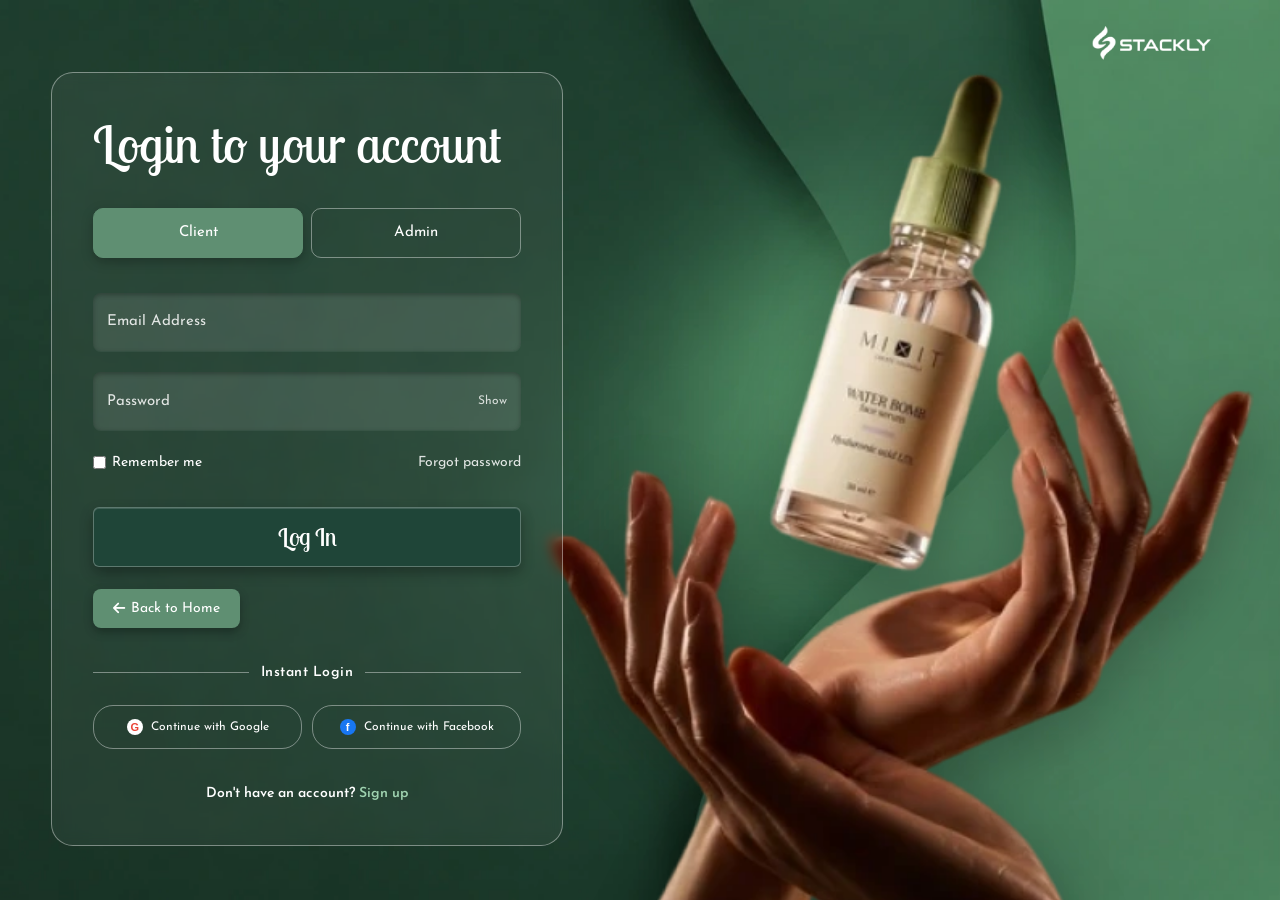
<file: login.html>
<!doctype html>
<html lang="en">
<head>
<meta charset="utf-8">
<meta name="viewport" content="width=device-width,initial-scale=1,viewport-fit=cover">
<link rel="preconnect" href="https://fonts.googleapis.com">
<link rel="preconnect" href="https://fonts.gstatic.com" crossorigin>
<link href="https://fonts.googleapis.com/css2?family=Josefin+Sans:wght@300;400;600;700&family=Lobster+Two:wght@400;700&display=swap" rel="stylesheet">
<link rel="stylesheet" href="https://cdnjs.cloudflare.com/ajax/libs/font-awesome/6.5.1/css/all.min.css">
<link rel="stylesheet" href="app.css">
<link rel="stylesheet" href="auth.css">
<title>Login · Stackly Skincare Clinic</title>
</head>
<body class="a-login">
<main class="au-stage">
  <a class="au-brand" href="index.html" aria-label="Stackly - back to home"><img src="Assests/logo.webp" alt="Stackly" width="352" height="92"></a>
  <img class="au-hands" src="Assests/login-hands.webp" alt="">

  <form class="au-card" id="authForm" data-mode="login" novalidate>
    <h1>Login to your account</h1>
    <div class="au-roles" role="radiogroup" aria-label="Sign in as">
        <label><input type="radio" name="role" value="user" checked><span>Client</span></label>
        <label><input type="radio" name="role" value="admin"><span>Admin</span></label>
      </div>

    <div class="au-grp">
      <div class="au-fld"><input type="email" name="email" placeholder="Email Address" aria-label="Email address" autocomplete="email"></div>
      <div class="au-fld"><input type="password" name="pwd" placeholder="Password" aria-label="Password" autocomplete="current-password"><button type="button" class="au-eye">Show</button></div>
      <div class="au-row">
        <label><input type="checkbox" name="remember"> Remember me</label>
        <a href="404.html" id="forgot">Forgot password</a>
      </div>
    </div>

    <div class="au-grp">
      <p class="au-msg" id="msg" role="status" aria-live="polite"></p>
      <button class="au-btn" type="submit">Log In</button>
      <a class="au-back" href="index.html"><i class="fa-solid fa-arrow-left" aria-hidden="true"></i> Back to Home</a>
    </div>

    <div class="au-grp">
      <div class="au-or">Instant Login</div>
      <div class="au-social">
        <button type="button" class="au-soc" data-soc="Google" onclick="window.location.href='404.html'"><i>G</i>Continue with Google</button>
<button type="button" class="au-soc fb" data-soc="Facebook" onclick="window.location.href='404.html'"><i>f</i>Continue with Facebook</button>
</div>
    </div>

    <p class="au-alt">Don't have an account? <a href="signup.html">Sign up</a></p>
  </form>
</main>
<script src="auth.js"></script>
<script src="site-fx.js"></script>
</body>
</html>
</file>
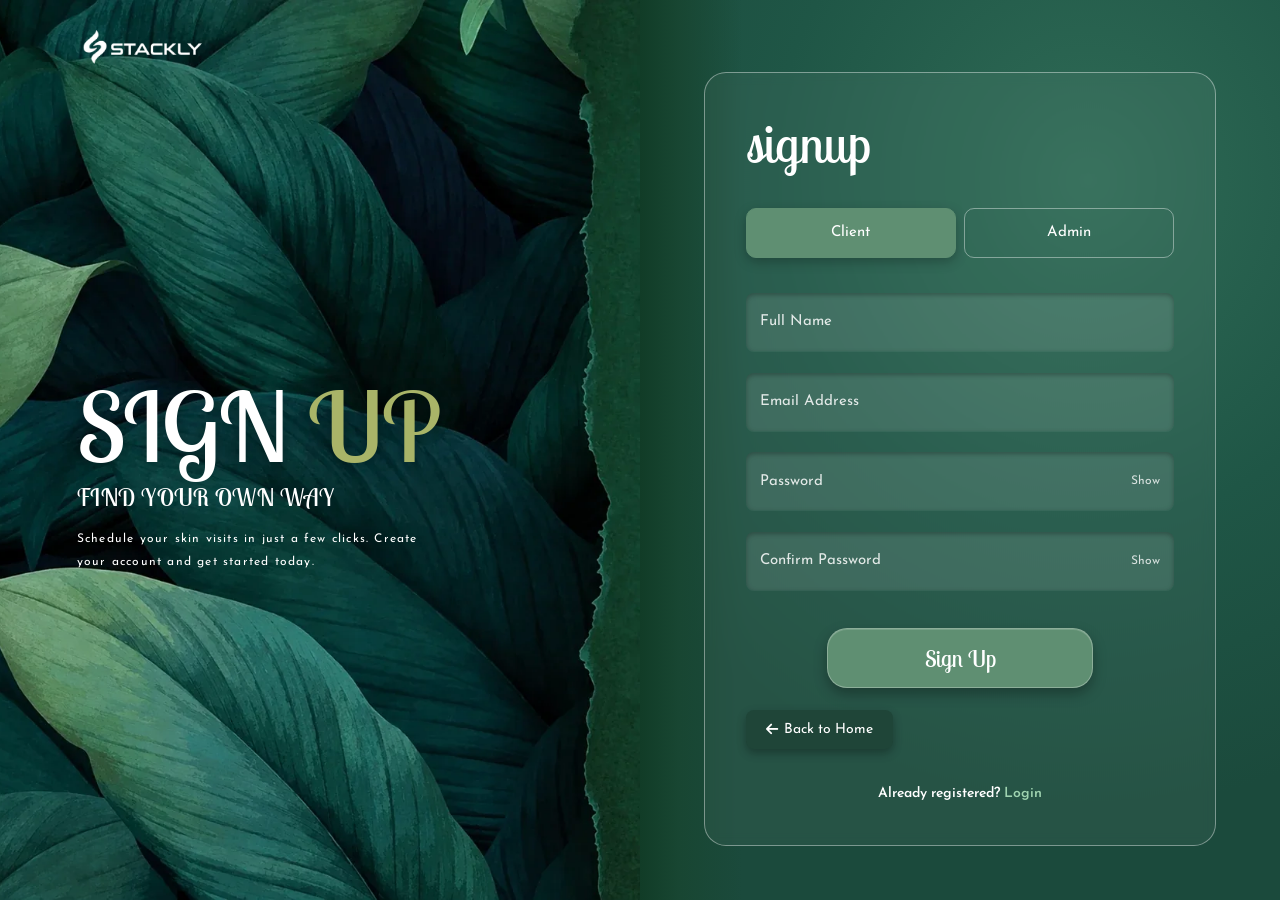
<file: signup.html>
<!doctype html>
<html lang="en">
<head>
<meta charset="utf-8">
<meta name="viewport" content="width=device-width,initial-scale=1,viewport-fit=cover">
<link rel="preconnect" href="https://fonts.googleapis.com">
<link rel="preconnect" href="https://fonts.gstatic.com" crossorigin>
<link href="https://fonts.googleapis.com/css2?family=Josefin+Sans:wght@300;400;600;700&family=Lobster+Two:wght@400;700&display=swap" rel="stylesheet">
<link rel="stylesheet" href="https://cdnjs.cloudflare.com/ajax/libs/font-awesome/6.5.1/css/all.min.css">
<link rel="stylesheet" href="app.css">
<link rel="stylesheet" href="auth.css">
<title>Sign up · Stackly Skincare Clinic</title>
</head>
<body class="a-signup">
<main class="au-stage">
  <section class="au-hero">
    <a class="au-brand" href="index.html" aria-label="Stackly - back to home"><img src="Assests/logo.webp" alt="Stackly" width="352" height="92"></a>
    <h2>SIGN <span>UP</span></h2>
    <h3>FIND YOUR OWN WAY</h3>
    <p>Schedule your skin visits in just a few clicks. Create your account and get started today.</p>
  </section>

  <div class="au-side">
    <form class="au-card" id="authForm" data-mode="signup" novalidate>
      <h1>signup</h1>
      <div class="au-roles" role="radiogroup" aria-label="Create account as">
        <label><input type="radio" name="role" value="user" checked><span>Client</span></label>
        <label><input type="radio" name="role" value="admin"><span>Admin</span></label>
      </div>
      <div class="au-grp">
      <div class="au-fld"><input type="text" name="name" placeholder="Full Name" aria-label="Full name" autocomplete="name"></div>
      <div class="au-fld"><input type="email" name="email" placeholder="Email Address" aria-label="Email address" autocomplete="email"></div>
      <div class="au-fld"><input type="password" name="pwd" placeholder="Password" aria-label="Password" autocomplete="new-password"><button type="button" class="au-eye">Show</button></div>
      <div class="au-fld"><input type="password" name="pwd2" placeholder="Confirm Password" aria-label="Confirm password" autocomplete="new-password"><button type="button" class="au-eye">Show</button></div>
      </div>

      <div class="au-grp">
      <p class="au-msg" id="msg" role="status" aria-live="polite"></p>
      <button class="au-btn" type="submit">Sign Up</button>
      <a class="au-back" href="index.html"><i class="fa-solid fa-arrow-left" aria-hidden="true"></i> Back to Home</a>
      </div>
      <p class="au-alt">Already registered? <a href="login.html">Login</a></p>
    </form>
  </div>
</main>
<script src="auth.js"></script>
<script src="site-fx.js"></script>
</body>
</html>
</file>
<file: app.css>
:root{--g:#1f3d33;--g2:#2f5a4a;--p:#f2b99a;--ps:#fbe9de;--m:#e9eeea;--ink:#16261f;--mu:#6b7a72;--w:#fff;--ln:rgba(31,61,51,.12);--r:22px;--e:cubic-bezier(.22,1,.36,1)}
*{box-sizing:border-box;margin:0;padding:0}html{-webkit-text-size-adjust:100%}
body{font-family:"Josefin Sans","Segoe UI",system-ui,sans-serif;color:var(--ink);background:var(--m);min-height:100vh;overflow-x:hidden;line-height:1.5}
a{color:inherit;text-decoration:none}button,input,select,textarea{font:inherit;color:inherit}button{cursor:pointer;border:0;background:none}
img{max-width:100%;display:block}h1,h2,h3{font-family:"Lobster Two",Georgia,serif;font-weight:400;line-height:1.1}
@keyframes up{from{opacity:0;transform:translateY(24px)}to{opacity:1;transform:none}}
@keyframes fl{to{transform:translate(40px,-30px) scale(1.2)}}
@keyframes sp{to{transform:rotate(360deg)}}
@keyframes grow{from{transform:scaleY(0)}to{transform:scaleY(1)}}
@keyframes pop{0%{transform:scale(.8);opacity:0}100%{transform:none;opacity:1}}
.a{opacity:0;animation:up .8s var(--e) forwards;animation-delay:calc(var(--i,0)*80ms)}
.blob{position:absolute;border-radius:50%;filter:blur(60px);animation:fl 12s ease-in-out infinite alternate;pointer-events:none}
.btn{display:inline-flex;align-items:center;justify-content:center;gap:8px;padding:13px 26px;border-radius:999px;background:var(--g);color:#fff;font-weight:600;letter-spacing:.04em;transition:transform .35s var(--e),box-shadow .35s,background .3s}
.btn:hover{transform:translateY(-3px);box-shadow:0 14px 28px -12px var(--g);background:var(--g2)}
.btn--p{background:var(--p);color:var(--g)}.btn--g{background:transparent;border:1px solid var(--ln);color:var(--g)}
.chip{display:inline-block;padding:3px 12px;border-radius:999px;font-size:.72rem;font-weight:600;letter-spacing:.06em;background:var(--ps);color:#a9552b}
.chip.ok{background:#dcefe5;color:#1f6b45}.chip.wait{background:#fdf0c9;color:#8a6a00}
/* ---------- auth ---------- */
.auth{min-height:100vh;display:grid;grid-template-columns:1.05fr 1fr}
.auth__side{position:relative;overflow:hidden;background:linear-gradient(150deg,var(--g),#143026);color:#fff;padding:clamp(28px,5vw,64px);display:flex;flex-direction:column;justify-content:space-between;gap:28px}
.auth__side h1{font-size:clamp(2.4rem,5vw,4.2rem)}.auth__side h1 em{color:var(--p);font-style:normal}
.auth__side p{opacity:.8;max-width:420px}
.auth__side img{width:130px}
.auth__tags{display:flex;flex-wrap:wrap;gap:10px;position:relative;z-index:1}.auth__tags span{padding:8px 16px;border:1px solid rgba(255,255,255,.25);border-radius:999px;font-size:.8rem;backdrop-filter:blur(6px);animation:pop .8s var(--e) backwards}
.auth__side>*{position:relative;z-index:1}
.auth__main{display:grid;place-items:center;padding:clamp(20px,4vw,48px);position:relative;overflow:hidden}
.back{position:absolute;top:20px;left:20px;display:inline-flex;gap:8px;align-items:center;padding:10px 18px;border-radius:999px;border:1px solid var(--ln);background:rgba(255,255,255,.7);backdrop-filter:blur(6px);font-size:.85rem;font-weight:600;transition:.35s var(--e);z-index:3}
.back:hover{transform:translateX(-4px);background:var(--p)}
.card{width:min(100%,440px);background:rgba(255,255,255,.8);backdrop-filter:blur(14px);border:1px solid var(--ln);border-radius:30px;padding:clamp(24px,4vw,40px);box-shadow:0 40px 80px -50px var(--g);position:relative;z-index:1;margin-top:40px}
.card h2{font-size:2.3rem;color:var(--g)}.card .sub{color:var(--mu);margin:6px 0 22px}
.seg{display:grid;grid-template-columns:1fr 1fr;gap:6px;padding:5px;background:var(--m);border-radius:999px;margin-bottom:16px}
.seg label{text-align:center;padding:10px;border-radius:999px;cursor:pointer;font-weight:600;font-size:.9rem;transition:.35s var(--e)}
.seg input{display:none}.seg input:checked+span{background:var(--g);color:#fff}.seg span{display:block;padding:10px;border-radius:999px;transition:.35s var(--e)}
.fld{position:relative;margin-bottom:14px}
.fld input,.fld select,.fld textarea{width:100%;padding:20px 16px 8px;border-radius:16px;border:1px solid var(--ln);background:#fff;outline:none;transition:border .3s,box-shadow .3s}
.fld input:focus,.fld select:focus,.fld textarea:focus{border-color:var(--p);box-shadow:0 0 0 4px rgba(242,185,154,.3)}
.fld label{position:absolute;left:16px;top:15px;color:var(--mu);font-size:.95rem;pointer-events:none;transition:.3s var(--e);transform-origin:left}
.fld input:focus+label,.fld input:not(:placeholder-shown)+label,.fld select+label,.fld textarea:focus+label,.fld textarea:not(:placeholder-shown)+label{transform:translateY(-10px) scale(.78);color:var(--g2)}
.eye{position:absolute;right:12px;top:14px;color:var(--mu);font-size:.8rem}
.msg{min-height:22px;font-size:.88rem;margin:4px 0 10px;color:#b3412a}.msg.ok{color:#1f6b45}
.auth .btn{width:100%}.alt{text-align:center;margin-top:18px;color:var(--mu);font-size:.92rem}.alt a{color:var(--g);font-weight:700;border-bottom:1px solid var(--p)}
.hint{margin-top:14px;padding:10px 14px;border-radius:14px;background:var(--ps);font-size:.8rem;color:#8a4a2a}
@media(max-width:860px){.auth{grid-template-columns:1fr}.auth__side{padding:80px 24px 28px}.auth__side p,.auth__tags{display:none}.auth__side h1{font-size:2.2rem}.auth__side img{display:none}.back{background:var(--w)}.card{margin-top:0}}
/* ---------- dashboard ---------- */
.shell{display:grid;grid-template-columns:268px minmax(0,1fr);min-height:100vh}
.side{position:sticky;top:0;height:100vh;background:linear-gradient(170deg,var(--g),#143026);color:#fff;padding:22px 16px;display:flex;flex-direction:column;gap:18px;overflow:hidden;z-index:60;transition:transform .5s var(--e)}
.side .logo{display:flex;align-items:center;gap:10px;padding:4px 10px}.side .logo img{width:120px}
.side .role{margin:0 10px;padding:6px 14px;border-radius:999px;background:rgba(255,255,255,.1);font-size:.72rem;letter-spacing:.14em;text-transform:uppercase;width:max-content;color:var(--p)}
.nav{display:grid;gap:4px;overflow-y:auto;flex:1}.nav button{display:flex;align-items:center;gap:12px;padding:12px 14px;border-radius:16px;color:rgba(255,255,255,.75);text-align:left;position:relative;transition:.35s var(--e)}
.nav button i{font-style:normal;width:22px;text-align:center}.nav button:hover{background:rgba(255,255,255,.08);color:#fff;transform:translateX(4px)}
.nav button.on{background:var(--p);color:var(--g);font-weight:700}.nav .bd{margin-left:auto;background:var(--p);color:var(--g);border-radius:999px;font-size:.7rem;padding:1px 8px;font-weight:700}.nav .on .bd{background:var(--g);color:#fff}
.side .out{padding:12px 14px;border-radius:16px;border:1px solid rgba(255,255,255,.2);color:#fff;text-align:left}.side .out:hover{background:rgba(255,255,255,.1)}
.main{min-width:0;padding:clamp(14px,3vw,34px);position:relative}
.top{display:flex;align-items:center;gap:14px;margin-bottom:24px;flex-wrap:wrap}
.burger{display:none;width:46px;height:46px;border-radius:50%;background:var(--g);flex-direction:column;align-items:center;justify-content:center;gap:5px;flex:none}
.burger b{width:20px;height:2px;background:#fff;border-radius:2px;transition:.4s var(--e)}
.burger.on b:nth-child(1){transform:translateY(7px) rotate(45deg)}.burger.on b:nth-child(2){opacity:0}.burger.on b:nth-child(3){transform:translateY(-7px) rotate(-45deg)}
.top h1{font-size:clamp(1.8rem,4vw,2.8rem);color:var(--g);flex:1;min-width:0}.top small{display:block;font-family:"Josefin Sans",sans-serif;font-size:.85rem;color:var(--mu)}
.me{display:flex;align-items:center;gap:10px;padding:6px 14px 6px 6px;border-radius:999px;background:var(--w);border:1px solid var(--ln)}
.av{width:38px;height:38px;border-radius:50%;background:var(--p);color:var(--g);display:grid;place-items:center;font-weight:700;flex:none}
.scrim{position:fixed;inset:0;background:rgba(10,25,20,.5);backdrop-filter:blur(3px);opacity:0;pointer-events:none;transition:.4s;z-index:50}
.grid{display:grid;gap:clamp(12px,2vw,20px);grid-template-columns:repeat(12,minmax(0,1fr))}
.box{background:var(--w);border:1px solid var(--ln);border-radius:var(--r);padding:clamp(16px,2.4vw,26px);min-width:0;transition:transform .5s var(--e),box-shadow .5s}
.box:hover{transform:translateY(-4px);box-shadow:0 26px 40px -30px var(--g)}.box h3{font-size:1.5rem;color:var(--g);margin-bottom:14px}
.c3{grid-column:span 3}.c4{grid-column:span 4}.c5{grid-column:span 5}.c6{grid-column:span 6}.c7{grid-column:span 7}.c8{grid-column:span 8}.c12{grid-column:span 12}
.stat{position:relative;overflow:hidden}.stat::after{content:"";position:absolute;right:-30px;top:-30px;width:110px;height:110px;border-radius:50%;background:var(--ps)}
.stat b{display:block;font-size:clamp(1.8rem,3vw,2.6rem);font-family:"Lobster Two",serif;color:var(--g);position:relative;z-index:1}.stat span{color:var(--mu);font-size:.85rem;position:relative;z-index:1}.stat em{position:relative;z-index:1;font-style:normal;color:#1f6b45;font-size:.8rem;font-weight:700;display:block}
.stat.dk{background:var(--g);color:#fff}.stat.dk b,.stat.dk span{color:#fff}.stat.dk::after{background:rgba(255,255,255,.08)}
.bars{display:flex;align-items:flex-end;gap:clamp(6px,1.4vw,14px);height:200px}.bars div{flex:1;display:grid;gap:6px;align-items:end;height:100%;text-align:center;font-size:.72rem;color:var(--mu)}
.bars i{display:block;border-radius:12px 12px 4px 4px;background:linear-gradient(var(--p),var(--g2));transform-origin:bottom;animation:grow 1s var(--e) backwards;animation-delay:calc(var(--i)*90ms)}
.donut{width:min(170px,100%);aspect-ratio:1;border-radius:50%;margin:auto;display:grid;place-items:center;position:relative}.donut::after{content:"";position:absolute;inset:22%;border-radius:50%;background:var(--w)}.donut b{position:relative;z-index:1;font-family:"Lobster Two";font-size:1.8rem;color:var(--g)}
.lg{display:flex;flex-wrap:wrap;gap:8px 16px;margin-top:14px;font-size:.8rem;color:var(--mu)}.lg i{display:inline-block;width:10px;height:10px;border-radius:50%;margin-right:6px}
.list{display:grid;gap:10px}.row{display:flex;align-items:center;gap:12px;padding:12px;border-radius:16px;background:var(--m);min-width:0;transition:.35s var(--e)}.row:hover{background:var(--ps);transform:translateX(4px)}
.row .t{flex:1;min-width:0}.row .t b,.row .t span{display:block;overflow:hidden;text-overflow:ellipsis;white-space:nowrap}.row .t span{font-size:.8rem;color:var(--mu)}
.tools{display:flex;gap:10px;flex-wrap:wrap;margin-bottom:16px}.tools input{flex:1;min-width:140px;padding:12px 18px;border-radius:999px;border:1px solid var(--ln);background:#fff;outline:none}
.tabs{display:flex;gap:6px;flex-wrap:wrap}.tabs button{padding:10px 18px;border-radius:999px;border:1px solid var(--ln);background:#fff;font-size:.85rem;font-weight:600;transition:.3s}.tabs button.on{background:var(--g);color:#fff}
.cards{display:grid;grid-template-columns:repeat(auto-fill,minmax(210px,1fr));gap:16px}.cards .box{text-align:center}.cards .av{width:64px;height:64px;margin:0 auto 10px;font-size:1.3rem}
.bar{height:8px;border-radius:8px;background:var(--m);overflow:hidden;margin-top:8px}.bar i{display:block;height:100%;border-radius:8px;background:linear-gradient(90deg,var(--p),var(--g2));animation:grow2 1.2s var(--e) backwards;transform-origin:left}
@keyframes grow2{from{transform:scaleX(0)}to{transform:none}}
.ring{width:150px;aspect-ratio:1;border-radius:50%;margin:auto;display:grid;place-items:center;position:relative;animation:pop 1s var(--e) backwards}.ring::after{content:"";position:absolute;inset:14px;border-radius:50%;background:var(--w)}.ring b{position:relative;z-index:1;font-family:"Lobster Two";font-size:2.4rem;color:var(--g)}
.chk{display:flex;gap:12px;align-items:center;padding:12px;border-radius:16px;background:var(--m);cursor:pointer;margin-bottom:8px;transition:.3s}.chk i{width:24px;height:24px;border-radius:50%;border:2px solid var(--g2);display:grid;place-items:center;font-style:normal;font-size:.8rem;transition:.3s;flex:none}.chk.on{background:#dcefe5}.chk.on i{background:var(--g2);color:#fff}.chk.on span{text-decoration:line-through;opacity:.6}
.tl{position:relative;padding-left:26px;display:grid;gap:16px}.tl::before{content:"";position:absolute;left:8px;top:6px;bottom:6px;width:2px;background:var(--ln)}.tl>div{position:relative}.tl>div::before{content:"";position:absolute;left:-24px;top:6px;width:12px;height:12px;border-radius:50%;background:var(--p);box-shadow:0 0 0 4px var(--ps)}
/* mail */
.mail{display:grid;grid-template-columns:minmax(260px,340px) minmax(0,1fr);gap:16px;min-height:520px}
.mail__l{display:grid;gap:8px;align-content:start;max-height:640px;overflow-y:auto;padding-right:4px}
.mi{display:flex;gap:12px;padding:14px;border-radius:18px;background:var(--m);text-align:left;width:100%;align-items:center;min-width:0;transition:.35s var(--e);animation:up .6s var(--e) backwards;animation-delay:calc(var(--i)*50ms)}
.mi:hover{transform:translateX(4px)}.mi.on{background:var(--ps);box-shadow:inset 3px 0 var(--p)}.mi.un b{color:var(--g)}.mi.un::after{content:"";width:9px;height:9px;border-radius:50%;background:var(--p);flex:none}
.mi .t{flex:1;min-width:0}.mi .t b,.mi .t span{display:block;overflow:hidden;text-overflow:ellipsis;white-space:nowrap}.mi .t span{font-size:.8rem;color:var(--mu)}
.mail__r{background:var(--m);border-radius:var(--r);padding:clamp(16px,2.4vw,28px);min-width:0;overflow-wrap:anywhere}.mail__r h3{margin:10px 0 4px}.mail__r p{margin-top:16px;color:#33433b}
.mail__b{display:flex;gap:8px;flex-wrap:wrap;margin-top:22px}.mail__b .btn{padding:10px 20px;font-size:.85rem}
.back2{display:none;margin-bottom:10px}
.compose{display:grid;gap:10px;margin-top:14px}.compose .fld{margin:0}.compose textarea{min-height:110px;resize:vertical}
.toast{position:fixed;bottom:22px;left:50%;transform:translate(-50%,30px);background:var(--g);color:#fff;padding:12px 22px;border-radius:999px;opacity:0;pointer-events:none;transition:.5s var(--e);z-index:100;max-width:92vw;text-align:center}.toast.on{opacity:1;transform:translate(-50%,0)}
.view{animation:up .7s var(--e)}.view>.a{animation-fill-mode:forwards}
@media(max-width:1100px){.c3{grid-column:span 6}.c4,.c5,.c7,.c8{grid-column:span 12}.c6{grid-column:span 12}}
@media(max-width:900px){.shell{grid-template-columns:minmax(0,1fr)}.side{position:fixed;left:0;top:0;width:min(290px,84vw);transform:translateX(-105%)}.side.on{transform:none}.scrim.on{opacity:1;pointer-events:auto}.burger{display:flex}.mail{grid-template-columns:minmax(0,1fr)}.mail.open>div:first-child{display:none}.mail:not(.open) .mail__r{display:none}.back2{display:inline-flex}.me span{display:none}.me{padding:6px}}
@media(max-width:560px){.c3{grid-column:span 12}.top h1{font-size:1.7rem}.bars{height:150px}}
@media(prefers-reduced-motion:reduce){*{animation:none!important;transition:none!important}.a{opacity:1}}

/* ===== auth v2 : floating split card, role cards ===== */
.auth2{min-height:100vh;display:grid;place-items:center;padding:clamp(78px,9vw,96px) clamp(14px,3vw,32px) 32px;position:relative;overflow-x:hidden;background:radial-gradient(90% 60% at 8% 0,#fbe9de,transparent 60%),radial-gradient(70% 60% at 100% 100%,#cfe0d6,transparent 60%),var(--m)}
.auth2 .back{position:fixed;top:18px;left:18px;background:#fff}
.shell2{width:min(100%,1000px);display:grid;grid-template-columns:minmax(0,.9fr) minmax(0,1.1fr);background:#fff;border-radius:34px;overflow:hidden;border:1px solid var(--ln);box-shadow:0 60px 100px -55px rgba(31,61,51,.6);position:relative;z-index:1;animation:up .9s var(--e)}
.visual{position:relative;background:var(--g);overflow:hidden;min-height:100%}
.visual img{position:absolute;inset:0;width:100%;height:100%;object-fit:cover;animation:kb 18s ease-in-out infinite alternate}
@keyframes kb{to{transform:scale(1.14)}}@keyframes bob{50%{transform:translateY(-10px)}}
.visual::after{content:"";position:absolute;inset:0;background:linear-gradient(180deg,rgba(20,48,38,.05) 30%,rgba(20,48,38,.85))}
.vchip{position:absolute;z-index:2;padding:9px 16px;border-radius:999px;background:rgba(255,255,255,.2);border:1px solid rgba(255,255,255,.35);backdrop-filter:blur(10px);color:#fff;font-size:.8rem;font-weight:600;animation:bob 5s ease-in-out infinite}
.vchip.c1{top:22px;left:20px}.vchip.c2{top:74px;right:18px;animation-delay:-2s}
.vq{position:absolute;z-index:2;left:26px;right:26px;bottom:26px;color:#fff}.vq h2{font-size:clamp(1.8rem,3vw,2.5rem)}.vq h2 em{color:var(--p);font-style:normal}.vq p{opacity:.8;font-size:.9rem;margin-top:8px}
.panel{padding:clamp(24px,4.5vw,52px);display:flex;flex-direction:column;justify-content:center;min-width:0}
.panel .lg{width:124px;margin-bottom:16px}.panel h1{font-size:clamp(2rem,4vw,2.7rem);color:var(--g)}.panel .sub{color:var(--mu);margin:4px 0 20px}
.lbl{font-size:.72rem;letter-spacing:.16em;text-transform:uppercase;color:var(--mu);margin-bottom:8px}
.roles{display:grid;grid-template-columns:1fr 1fr;gap:12px;margin-bottom:18px}
.rc{cursor:pointer;display:block}.rc input{position:absolute;opacity:0;pointer-events:none}
.rc span{display:grid;gap:2px;justify-items:start;padding:14px;border-radius:20px;border:1.5px solid var(--ln);background:#fff;position:relative;transition:.4s var(--e);height:100%}
.rc i{font-style:normal;width:38px;height:38px;border-radius:12px;background:var(--m);display:grid;place-items:center;margin-bottom:6px;transition:.4s var(--e)}
.rc b{color:var(--g)}.rc small{color:var(--mu);font-size:.76rem;line-height:1.3}
.rc:hover span{transform:translateY(-3px)}
.rc input:checked+span{border-color:var(--p);background:var(--ps);box-shadow:0 14px 26px -18px var(--g)}
.rc input:checked+span i{background:var(--p);transform:rotate(-8deg) scale(1.08)}
.rc input:checked+span::after{content:"✓";position:absolute;top:10px;right:12px;width:22px;height:22px;border-radius:50%;background:var(--g);color:#fff;font-size:.72rem;display:grid;place-items:center;animation:pop .4s var(--e)}
.rc input:focus-visible+span{outline:2px solid var(--g2);outline-offset:2px}
.two{display:grid;grid-template-columns:1fr 1fr;gap:12px}
.panel .btn{width:100%}
@media(max-width:820px){.shell2{grid-template-columns:minmax(0,1fr);border-radius:28px}.visual{height:150px;min-height:150px}.vq,.vchip.c2{display:none}.vchip.c1{top:50%;left:50%;transform:translate(-50%,-50%);animation:none;white-space:nowrap}}
@media(max-width:480px){.two{grid-template-columns:1fr;gap:0}.roles{gap:8px}.rc span{padding:12px}.panel .lg{width:110px}}
/* ===== dashboard v2 : hero, image cards, reviews, slider ===== */
.av{overflow:hidden}.av img{width:100%;height:100%;object-fit:cover}
.hero2{position:relative;display:flex;align-items:flex-end;min-height:240px;margin-bottom:clamp(12px,2vw,20px);border-radius:30px;overflow:hidden;background:var(--g);color:#fff}
.hero2>img{position:absolute;inset:0;width:100%;height:100%;object-fit:cover;object-position:center 30%;animation:kb 18s ease-in-out infinite alternate}
.hero2::after{content:"";position:absolute;inset:0;background:linear-gradient(90deg,rgba(20,48,38,.92),rgba(20,48,38,.4) 70%,transparent)}
.hero2>div{position:relative;z-index:1;padding:clamp(20px,3.5vw,38px);max-width:560px}
.hero2 h2{font-size:clamp(1.9rem,4vw,3rem)}.hero2 p{opacity:.85;margin-top:8px}.hero2 .btn{margin-top:16px}
.sec{font-size:1.9rem;color:var(--g);margin:clamp(18px,3vw,30px) 0 14px}
.lead{color:var(--mu);margin-bottom:16px;max-width:60ch}
.tg{display:grid;grid-template-columns:repeat(auto-fill,minmax(250px,1fr));gap:clamp(12px,2vw,20px)}
.tc{padding:0;overflow:hidden;text-align:left}
.tc>img{width:100%;height:170px;object-fit:cover;transition:transform .8s var(--e)}.tc:hover>img{transform:scale(1.05)}
.tc .in{padding:18px 20px 20px}.tc h3{margin-bottom:6px}.tc .d{color:var(--mu);font-size:.88rem}
.tc .meta{display:flex;gap:8px;margin:12px 0}.tc .meta span{padding:3px 12px;border-radius:999px;background:var(--ps);color:#a9552b;font-size:.75rem;font-weight:600}
.tc small{color:var(--mu);font-size:.78rem}.tc .pc{display:block;font-family:"Lobster Two";font-size:1.4rem;color:var(--g)}.tc .btn{width:100%;margin-top:4px}
details.tc summary{list-style:none;cursor:pointer;padding:16px 20px}details.tc summary::-webkit-details-marker{display:none}
details.tc summary h3{font-size:1.35rem;margin:0}details.tc summary::after{content:"Read more +";display:block;color:var(--g2);font-size:.8rem;font-weight:600;margin-top:6px}details.tc[open] summary::after{content:"Show less −"}
.th{width:54px;height:54px;border-radius:14px;overflow:hidden;flex:none}.th img{width:100%;height:100%;object-fit:cover}
.rv{display:flex;gap:12px;padding:14px 0;border-bottom:1px solid var(--ln)}.rv:last-child{border:0}.rv small{display:block;color:var(--mu);font-size:.78rem}.rv p{margin-top:4px;color:#33433b;font-size:.92rem}
.st{color:#e0a43a;letter-spacing:2px;font-size:.85rem}
.big{font-family:"Lobster Two";font-size:4rem;line-height:1;color:var(--g)}
.rb{display:grid;grid-template-columns:28px 1fr 36px;gap:8px;align-items:center;font-size:.78rem;color:var(--mu);margin-top:6px}.rb .bar{margin:0}
.ba2{--x:50%;position:relative;aspect-ratio:4/3;border-radius:20px;overflow:hidden;background:var(--m)}
.ba2 img{position:absolute;inset:0;width:100%;height:100%;object-fit:cover}.ba2 .af{clip-path:inset(0 0 0 var(--x))}
.ba2 .ln{position:absolute;top:0;bottom:0;left:var(--x);width:3px;background:#fff;transform:translateX(-50%);pointer-events:none}
.ba2 .ln::after{content:"↔";position:absolute;top:50%;left:50%;width:40px;height:40px;margin:-20px;border-radius:50%;background:#fff;color:var(--g);display:grid;place-items:center;box-shadow:0 8px 20px -6px rgba(0,0,0,.4)}
.ba2 .tg1,.ba2 .tg2{position:absolute;bottom:12px;padding:5px 14px;border-radius:999px;background:rgba(20,48,38,.7);color:#fff;font-size:.78rem;font-weight:600;pointer-events:none}.ba2 .tg1{left:12px}.ba2 .tg2{right:12px}
.ba2 input{position:absolute;inset:0;width:100%;height:100%;opacity:0;cursor:ew-resize;margin:0}.ba2:focus-within{outline:2px solid var(--g2);outline-offset:3px}
.tip{height:190px;overflow:hidden}.tip img{width:100%;height:100%;object-fit:cover}
@media(max-width:560px){.hero2{min-height:210px}.hero2::after{background:linear-gradient(0deg,rgba(20,48,38,.92),rgba(20,48,38,.35))}}

/* logo button */
.side a.logo{border-radius:16px;transition:transform .35s var(--e),background .3s}
.side a.logo:hover{background:rgba(255,255,255,.08);transform:translateX(4px)}
.side a.logo:focus-visible,.toplogo:focus-visible{outline:2px solid var(--p);outline-offset:3px}
.toplogo{display:none;flex:none;border-radius:12px}.toplogo img{width:92px}
@media(max-width:900px){.toplogo{display:block}}
@media(max-width:560px){.toplogo img{width:78px}}

/* ===== fix: logo proportions + mobile top bar ===== */
.side .logo img,.toplogo img{height:auto;object-fit:contain}
.side a.logo{padding:6px 10px}.side .logo img{width:150px}
.hero2 h2{overflow-wrap:anywhere}
@media(max-width:900px){
.top{display:grid;grid-template-columns:auto minmax(0,1fr) auto;align-items:center;gap:12px;margin-bottom:18px}
.burger{grid-row:1;grid-column:1}
.toplogo{grid-row:1;grid-column:2;justify-self:start}.toplogo img{width:112px}
.me{grid-row:1;grid-column:3}
.top h1{grid-row:2;grid-column:1/-1;font-size:clamp(1.9rem,8vw,2.4rem)}
}
@media(max-width:560px){
.hero2{min-height:220px;border-radius:24px}.hero2>div{padding:20px}.hero2 h2{font-size:1.8rem}.hero2 p{font-size:.92rem}.hero2 .btn{padding:12px 22px}
.box{border-radius:18px}.tc>img{height:150px}.sec{font-size:1.6rem}
}

/* ===== fix: no sideways scrolling ===== */
html{width:100%;overflow-x:hidden}
body{width:100%;max-width:100%;overflow-x:hidden;position:relative}
.shell,.main,#view,.view,.top{width:100%;max-width:100%;min-width:0}
.main{overflow-x:clip}
.view>*,.grid>*,.tg>*,.cards>*,.list>*{min-width:0;max-width:100%}
.hero2{width:100%;max-width:100%}.hero2>div{min-width:0;max-width:100%}
.tools input{min-width:0}
.ba2,.ba2 input,.box img{max-width:100%}
@media(max-width:900px){.main{padding:14px 14px 28px}.top{padding:0}}

/* ===== fix: keep sidebar fixed while the page scrolls ===== */
html{overflow-x:visible}
body{overflow-x:clip}
@media(min-width:901px){
.side{position:sticky;top:0;align-self:start;height:100vh;overflow-y:auto}
}
/* ===== dashboard v3 : extra pages & widgets (additive) ===== */
button.row{width:100%;text-align:left}
.btn.sm{padding:9px 18px;font-size:.8rem}.btn[disabled]{opacity:.45;pointer-events:none}
.tier{height:12px;border-radius:12px;background:var(--m);overflow:hidden;margin:10px 0 14px}.tier i{display:block;height:100%;border-radius:12px;background:linear-gradient(90deg,var(--p),var(--g2));transform-origin:left;animation:grow2 1.4s var(--e) backwards}
.sw{position:relative;width:46px;height:26px;flex:none}.sw input{position:absolute;inset:0;width:100%;height:100%;opacity:0;margin:0;cursor:pointer;z-index:1}.sw span{position:absolute;inset:0;border-radius:99px;background:#cfd8d3;transition:.4s var(--e)}.sw span::after{content:"";position:absolute;left:3px;top:3px;width:20px;height:20px;border-radius:50%;background:#fff;transition:.4s var(--e)}.sw input:checked+span{background:var(--g2)}.sw input:checked+span::after{transform:translateX(20px)}.sw input:focus-visible+span{outline:2px solid var(--g2);outline-offset:2px}
.cal{display:grid;grid-template-columns:repeat(7,minmax(0,1fr));gap:6px;text-align:center}.cal>b{font-size:.75rem;color:var(--mu);padding:4px 0}
.day{aspect-ratio:1;min-width:0;border-radius:14px;background:var(--m);display:grid;place-items:center;align-content:center;font-weight:600;position:relative;transition:.35s var(--e)}.day em{position:absolute;bottom:3px;font-style:normal;color:var(--p);font-size:.8rem;line-height:.5}.day:hover{transform:translateY(-3px);background:var(--ps)}.day.today{background:var(--g);color:#fff}.day.sel{outline:2px solid var(--p);outline-offset:2px}
.chart{width:100%;height:auto;display:block}.chart .l{fill:none;stroke:var(--g2);stroke-width:3;stroke-linecap:round;stroke-dasharray:1;stroke-dashoffset:1;animation:xdr 2.2s var(--e) .2s forwards}.chart .f{fill:url(#xlg);opacity:0;animation:pop 1.4s .9s forwards}@keyframes xdr{to{stroke-dashoffset:0}}
.heat{display:grid;grid-template-columns:34px repeat(6,minmax(0,1fr));gap:5px;font-size:.7rem;color:var(--mu);align-items:center}.heat i{aspect-ratio:1.4;border-radius:8px;background:var(--g2);animation:pop .6s var(--e) backwards;animation-delay:calc(var(--i)*18ms)}
.pi{height:110px;border-radius:18px;margin-bottom:12px;display:grid;place-items:center;font-size:2rem;color:var(--g);background:linear-gradient(135deg,var(--ps),var(--p));transition:.5s var(--e)}.box:hover .pi{transform:scale(1.04) rotate(-2deg)}
.wg{display:grid;grid-template-columns:repeat(8,minmax(0,1fr));gap:6px}.gl{width:100%;aspect-ratio:.8;border-radius:10px 10px 18px 18px;border:2px solid #9cc7d8;background:linear-gradient(#fff,#e6f3f8);position:relative;overflow:hidden}.gl::after{content:"";position:absolute;left:0;right:0;bottom:0;height:0;background:linear-gradient(#7dc2dd,#4aa3c7);transition:height .6s var(--e)}.gl.on::after{height:85%}
.mood{display:flex;gap:8px;flex-wrap:wrap}.mood button{padding:10px 16px;border-radius:999px;background:var(--m);font-weight:600;transition:.35s var(--e)}.mood button:hover,.mood button.on{background:var(--p);transform:translateY(-3px)}
.dist{display:flex;justify-content:space-between;gap:10px}
@media(max-width:560px){.wg{gap:4px}.cal{gap:4px}}

/* ===== fixed top header (title + user chip stay visible while scrolling) ===== */
.main{padding-top:0}
.top{position:sticky;top:0;z-index:40;background:var(--m);padding-top:clamp(14px,3vw,34px);padding-bottom:12px;margin-bottom:12px;box-shadow:0 10px 14px -12px rgba(20,48,38,.25)}
@media(max-width:900px){.main{padding-top:0}.top{padding:14px 0 10px}}

/* ===== user chip: name + email ===== */
.me{padding:6px 18px 6px 6px;max-width:100%}
.me .mt{display:flex;flex-direction:column;line-height:1.25;min-width:0}
.me .mt b{font-weight:600;font-size:.95rem;color:var(--g);white-space:nowrap;overflow:hidden;text-overflow:ellipsis;max-width:240px}
.me .mt small{display:block;font-size:.78rem;color:var(--mu);white-space:nowrap;overflow:hidden;text-overflow:ellipsis;max-width:240px}

/* ===== mobile header: menu button + user chip only (no logo) ===== */
@media(max-width:900px){
.toplogo{display:none!important}
.top{grid-template-columns:auto minmax(0,1fr);align-items:center;column-gap:12px;row-gap:10px;padding:12px 0 12px;margin-bottom:14px;border-bottom:1px solid var(--ln)}
.burger{grid-row:1;grid-column:1;width:44px;height:44px;box-shadow:0 6px 14px -6px rgba(20,48,38,.45)}
.me{grid-row:1;grid-column:2;justify-self:end;min-width:0;max-width:100%;gap:10px;padding:5px 16px 5px 5px;box-shadow:0 6px 16px -10px rgba(20,48,38,.35)}
.me .mt{min-width:0}
.me .mt b{max-width:min(210px,48vw);font-size:.92rem}
.me .mt small{max-width:min(210px,48vw);font-size:.74rem}
.top h1{grid-row:2;grid-column:1/-1;font-size:clamp(2rem,9vw,2.5rem);line-height:1.05}
.top h1 small{margin-top:4px;font-size:.82rem}
}
/* Lenis smooth scroll (appended; nothing above changed) */
html.lenis, html.lenis body { height: auto; }
.lenis:not(.lenis-autoToggle).lenis-stopped { overflow: clip; }
.lenis [data-lenis-prevent], .lenis [data-lenis-prevent-wheel], .lenis [data-lenis-prevent-touch] { overscroll-behavior: contain; }
.lenis.lenis-smooth iframe { pointer-events: none; }

/* Dashboard header: reduce the empty space above, below, left and right of the dashboard content (desktop) - appended */
@media(min-width:901px){
.top{padding-top:10px;padding-bottom:4px;margin-bottom:4px}
.main{padding-left:14px;padding-right:14px}
}

/* Sidebar: remove the scrollbars (scrolling still works with wheel/touch) - appended */
.side,.nav{overflow-x:hidden;scrollbar-width:none;-ms-overflow-style:none}
.side::-webkit-scrollbar,.nav::-webkit-scrollbar{display:none;width:0;height:0}

/* THIN GREEN SCROLLBAR - same as the main website (appended; width: change 6px) */
::-webkit-scrollbar { width: 6px; height: 6px; }
::-webkit-scrollbar-track { background: #e5ece9; }
::-webkit-scrollbar-thumb { background: #1a3a30; border-radius: 99px; }
::-webkit-scrollbar-thumb:hover { background: #3e9479; }
::-webkit-scrollbar-corner { background: #e5ece9; }
@supports not selector(::-webkit-scrollbar) {
  html { scrollbar-width: thin; scrollbar-color: #1a3a30 #e5ece9; }
}

/* Page scrollbar: shorter bar - starts below the header and stops above the bottom edge (appended) */
html::-webkit-scrollbar-track { margin-top: 76px; margin-bottom: 24px; }
</file>
<file: auth.css>
/* Stackly auth pages - fixed one-screen layout (no page scroll). Classes prefixed au- */
:root{--g1:#2c4a3d;--g3:#5f8f72;--g4:#1f4538;--line:rgba(255,255,255,.4);
 --fh:clamp(36px,5.8vh,46px);--gap:clamp(7px,1.7vh,16px)}
*{box-sizing:border-box}
html,body{margin:0;height:100%;overflow:hidden}
body.a-login,body.a-signup{font-family:"Josefin Sans",system-ui,sans-serif;color:#fff;background:#1d3a2f}
.au-stage{position:relative;height:100vh;height:100dvh;isolation:isolate;overflow:hidden}
.au-bg{position:absolute;inset:0;width:100%;height:100%;z-index:-2}
.au-brand{position:absolute;display:block;z-index:3;border-radius:6px;cursor:pointer;transition:opacity .2s,transform .2s}
.au-brand img{display:block;height:clamp(26px,4vh,34px);width:auto;filter:brightness(0) invert(1)}
.au-brand:hover{opacity:.85}
.au-brand:focus-visible{outline:2px solid #fff;outline-offset:4px}

.au-card{position:relative;z-index:2;width:min(100%,440px);max-height:100%;overflow-y:auto;scrollbar-width:none;padding:clamp(14px,3.4vh,34px) clamp(18px,2.2vw,30px) clamp(12px,2.6vh,24px);border:1px solid var(--line);border-radius:22px;background:rgba(255,255,255,.05);backdrop-filter:blur(6px);-webkit-backdrop-filter:blur(6px)}
.au-card::-webkit-scrollbar{display:none}
.au-card h1{font-family:"Lobster Two",cursive;font-weight:400;font-size:clamp(24px,4.8vh,40px);margin:0 0 var(--gap);line-height:1.15;color:#fff}
.au-roles{display:grid;grid-template-columns:1fr 1fr;gap:8px;margin:0 0 var(--gap)}
.au-roles label{cursor:pointer;position:relative}
.au-roles input{position:absolute;opacity:0;pointer-events:none}
.au-roles span{display:block;text-align:center;padding:clamp(6px,1.2vh,10px) 6px;border:1px solid var(--line);border-radius:10px;font-size:clamp(12px,1.9vh,14px);transition:.2s}
.au-roles input:checked+span{background:var(--g3);border-color:var(--g3);box-shadow:0 4px 12px rgba(0,0,0,.25)}
.au-roles input:focus-visible+span{outline:2px solid #fff;outline-offset:2px}
.au-fld{position:relative;margin:0 0 var(--gap)}
.au-fld input{width:100%;height:var(--fh);padding:0 54px 0 14px;border:0;border-radius:8px;color:#fff;font:400 14px "Josefin Sans",sans-serif;background:rgba(255,255,255,.1);box-shadow:inset 0 2px 5px rgba(0,0,0,.28),0 1px 0 rgba(255,255,255,.06)}
.au-fld input::placeholder{color:rgba(255,255,255,.85)}
.au-fld input:focus{outline:2px solid rgba(255,255,255,.55);background:rgba(255,255,255,.15)}
.au-fld input:-webkit-autofill,.au-fld input:-webkit-autofill:focus{-webkit-text-fill-color:#fff;caret-color:#fff;box-shadow:inset 0 0 0 100px #3b5b4c;transition:background-color 9999s}
.au-eye{position:absolute;right:6px;top:50%;transform:translateY(-50%);border:0;background:none;color:#fff;opacity:.8;font:400 12px "Josefin Sans",sans-serif;padding:8px;cursor:pointer}
.au-eye:hover{opacity:1}
.au-row{display:flex;justify-content:space-between;align-items:center;gap:10px;font-size:11px;color:#fff;margin:calc(var(--gap) * -.3) 0 var(--gap);padding:0;background:none}
.au-row label{display:flex;align-items:center;gap:6px;cursor:pointer;color:#fff}
.au-row input{accent-color:var(--g3);margin:0}
.au-row a{color:#fff;text-decoration:none;opacity:.85}
.au-row a:hover,.au-alt a:hover{text-decoration:underline}
.au-msg{min-height:14px;margin:0 0 6px;font-size:12px;line-height:1.2;color:#ffd0c4;text-align:center}
.au-msg.ok{color:#c8f3d8}
.au-btn{display:block;width:100%;height:var(--fh);border:1px solid rgba(255,255,255,.28);border-radius:6px;background:var(--g4);color:#fff;font:400 20px "Lobster Two",cursive;cursor:pointer;box-shadow:0 6px 14px rgba(0,0,0,.3),inset 0 1px 0 rgba(255,255,255,.15);transition:transform .15s,filter .15s}
.au-btn:hover{filter:brightness(1.15)}.au-btn:active{transform:translateY(1px)}
.au-back{position:static;display:inline-flex;align-items:center;gap:6px;margin-top:var(--gap);padding:clamp(5px,.9vh,7px) 16px;border-radius:8px;background:var(--g3);color:#fff;font-size:13px;text-decoration:none;box-shadow:0 4px 10px rgba(0,0,0,.3)}
.au-back:hover{filter:brightness(1.12)}
.au-or{display:flex;align-items:center;gap:12px;margin:var(--gap) 0 calc(var(--gap) * .8);font-size:12px;font-weight:600;letter-spacing:.5px}
.au-or:before,.au-or:after{content:"";flex:1;height:1px;background:var(--line)}
.au-social{display:grid;grid-template-columns:1fr 1fr;gap:10px}
.au-soc{display:flex;align-items:center;justify-content:center;gap:8px;height:clamp(28px,4.4vh,34px);border:1px solid var(--line);border-radius:20px;background:transparent;color:#fff;font:400 11px "Josefin Sans",sans-serif;cursor:pointer}
.au-soc:hover{background:rgba(255,255,255,.1)}
.au-soc i{display:grid;place-items:center;width:16px;height:16px;border-radius:50%;font:700 11px Arial,sans-serif;font-style:normal;background:#fff;color:#ea4335}
.au-soc.fb i{background:#1877f2;color:#fff}
.au-alt{text-align:center;font-size:12px;margin:var(--gap) 0 0;font-weight:600;color:#fff}
.au-alt a{color:#9fd3b0;text-decoration:none}

.au-grp{display:flex;flex-direction:column;gap:var(--gap)}
.au-grp>*{margin-top:0;margin-bottom:0}
.au-msg:empty{display:none}
.au-grp .au-back{align-self:flex-start}

/* LOGIN */
.a-login .au-stage{display:flex;align-items:center;padding:clamp(56px,9vh,72px) 5vw 16px;background:#1f4538 url(Assests/login-bg.webp) right center/cover no-repeat}
.a-login .au-brand{top:clamp(14px,3vh,26px);right:5vw}
.a-login .au-card{margin-left:2vw}
.a-login .au-hands{position:absolute;z-index:1;right:2vw;bottom:-8%;height:100%;width:auto;max-width:56%;object-fit:contain;object-position:bottom right;filter:drop-shadow(0 20px 30px rgba(0,0,0,.25))}
@media (min-width:901px){
 .a-login .au-stage{padding:8vh 5vw 6vh 4vw}
 .a-login .au-card{width:clamp(380px,40vw,580px);margin-left:0;align-self:stretch;max-height:none;display:flex;flex-direction:column;justify-content:space-between;padding:clamp(18px,4.5vh,44px) clamp(24px,3.2vw,48px)}
 .a-login .au-card>*{margin-top:0;margin-bottom:0}
 .a-login .au-grp{gap:clamp(10px,2.4vh,22px)}
 .a-login .au-card h1{font-size:clamp(30px,6vh,52px)}
 .a-login .au-roles span{padding:clamp(8px,1.6vh,13px) 6px;font-size:clamp(13px,2vh,15px)}
 .a-login .au-fld input{height:clamp(40px,6.8vh,58px);font-size:15px}
 .a-login .au-btn{height:clamp(42px,7vh,60px);font-size:clamp(20px,3vh,25px)}
 .a-login .au-back{font-size:14px;padding:clamp(6px,1.2vh,9px) 20px}
 .a-login .au-soc{height:clamp(32px,5.2vh,44px);font-size:12px}
 .a-login .au-or,.a-login .au-alt,.a-login .au-row{font-size:clamp(12px,1.9vh,14px)}
 .a-login .au-msg{font-size:13px}
}

/* SIGNUP */
.a-signup{background:#1b4a3c}
.a-signup .au-stage{display:grid;grid-template-columns:1fr 1fr}
.a-signup .au-hero{position:relative;padding:34px 6vw 40px;display:flex;flex-direction:column;justify-content:center;gap:10px;background:#113c27 url(Assests/signup-leaves.webp) right top/cover no-repeat}
.a-signup .au-hero .au-brand{top:clamp(16px,4vh,30px);left:6vw}
.a-signup .au-hero h2{margin:clamp(30px,7vh,60px) 0 0;font:700 clamp(46px,min(8vw,13vh),96px)/.95 "Josefin Sans",sans-serif;letter-spacing:-1px;color:#fff;text-shadow:0 2px 14px rgba(0,0,0,.3)}
.a-signup .au-hero h2 span{color:#a9b468}
.a-signup .au-hero h3{margin:0;font:700 clamp(16px,min(2.2vw,3.6vh),24px) "Josefin Sans",sans-serif;letter-spacing:.5px;color:#fff}
.a-signup .au-hero p{margin:6px 0 0;max-width:360px;font-size:12px;line-height:1.9;letter-spacing:1.2px;color:#fff}
.a-signup .au-side{display:flex;align-items:center;justify-content:center;padding:clamp(12px,3vh,40px) 5vw;min-height:0;
 background:linear-gradient(90deg,#113c27 0,#184632 6%,transparent 16%),radial-gradient(90% 70% at 70% 20%,#2f6b56,#1f5646 55%,#1b4a3c)}
.a-signup .au-card{width:min(100%,430px)}
.a-signup .au-card h1{font-size:clamp(28px,5.2vh,46px)}
.a-signup .au-btn{width:62%;margin:4px auto 0;background:var(--g3);font-size:17px;border-radius:20px;height:clamp(34px,5.2vh,40px)}
.a-signup .au-back{background:var(--g4);font-size:11px;padding:6px 14px}

/* MOBILE / TABLET */
@media (max-width:900px){
 .a-login .au-stage{justify-content:center;padding:clamp(54px,9vh,76px) 16px 14px}
 .a-login .au-brand{top:clamp(12px,2.5vh,22px);right:auto;left:50%;transform:translateX(-50%)}
 .a-login .au-card{margin:0;background:rgba(36,61,51,.78)}
 .a-login .au-hands{height:42%;right:0;opacity:.35;max-width:70%}
 .a-signup .au-stage{grid-template-columns:1fr;grid-template-rows:auto minmax(0,1fr)}
 .a-signup .au-hero{padding:clamp(54px,9vh,72px) 24px 14px;gap:6px}
 .a-signup .au-hero .au-brand{left:24px;top:clamp(12px,2.5vh,22px)}
 .a-signup .au-hero h2{margin:0;font-size:clamp(38px,7.5vh,64px)}
 .a-signup .au-side{padding:12px 16px 14px;background:radial-gradient(120% 80% at 70% 0,#2f6b56,#1f5646 55%,#1b4a3c)}
 .a-signup .au-card{background:rgba(24,72,58,.6)}
}
@media (max-width:900px) and (max-height:780px){.a-signup .au-hero p{display:none}}
@media (max-width:420px){
 .au-card{border-radius:18px}
 .a-signup .au-btn{width:80%}
 .au-social{grid-template-columns:1fr}
}
@media (max-height:480px){.au-social{display:none}.au-or{display:none}}
@media (prefers-reduced-motion:reduce){*{transition:none!important}}
/* FONT MATCH: signup heading uses the same script font as the home page headings (appended) */
.a-signup .au-hero h2{font-family:"Lobster Two",cursive;font-weight:400;letter-spacing:0}
.a-signup .au-hero h3{font-family:"Lobster Two",cursive;font-weight:400;letter-spacing:.5px}

/* SIGNUP (desktop): same card size/layout as the login card (appended) */
@media (min-width:901px){
 .a-signup .au-side{padding:8vh 5vw 6vh;align-items:stretch}
 .a-signup .au-card{width:clamp(380px,40vw,580px);max-height:none;display:flex;flex-direction:column;justify-content:space-between;padding:clamp(18px,4.5vh,44px) clamp(24px,3.2vw,48px)}
 .a-signup .au-card>*{margin-top:0;margin-bottom:0}
 .a-signup .au-grp{gap:clamp(10px,2.4vh,22px)}
 .a-signup .au-card h1{font-size:clamp(30px,6vh,52px)}
 .a-signup .au-roles span{padding:clamp(8px,1.6vh,13px) 6px;font-size:clamp(13px,2vh,15px)}
 .a-signup .au-fld input{height:clamp(40px,6.8vh,58px);font-size:15px}
 .a-signup .au-btn{height:clamp(42px,7vh,60px);font-size:clamp(18px,2.8vh,23px)}
 .a-signup .au-back{font-size:14px;padding:clamp(6px,1.2vh,9px) 20px}
 .a-signup .au-alt{font-size:clamp(12px,1.9vh,14px)}
 .a-signup .au-msg{font-size:13px}
}
</file>
